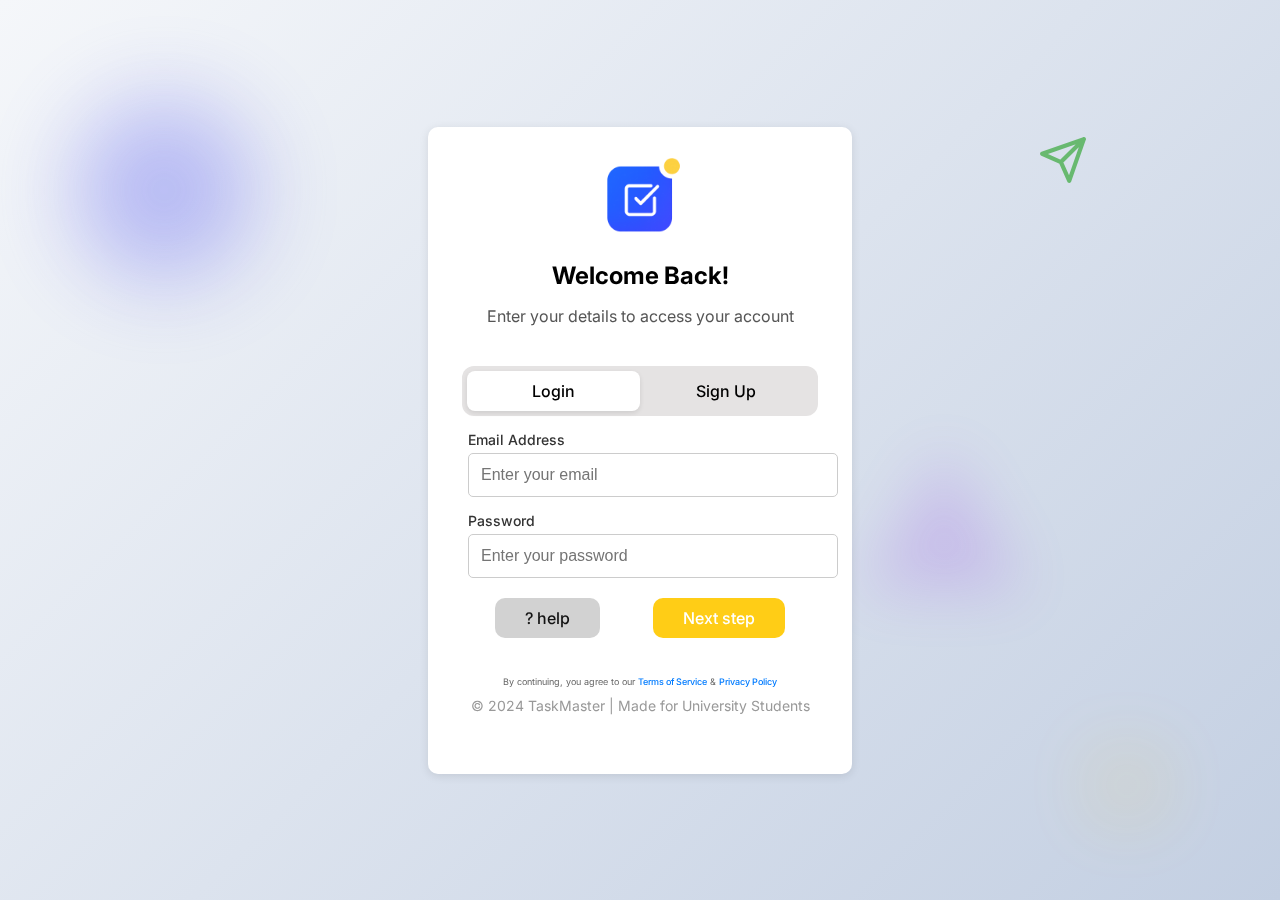
<file: index.html>
<!DOCTYPE html>
<html lang="en">
<head>
    <meta charset="UTF-8">
    <meta name="viewport" content="width=device-width, initial-scale=1.0">
    <title>Redirecting to login</title>
    <style>
        body {
            margin: 0;
            padding: 0;
            display: flex;
            justify-content: center;
            align-items: center;
            min-height: 100vh;
            font-family: system-ui, -apple-system, sans-serif;
            background: linear-gradient(135deg, #667eea 0%, #764ba2 100%);
            color: white;
        }
        .container {
            text-align: center;
        }
        h1 {
            font-size: 48px;
            margin-bottom: 20px;
        }
        p {
            font-size: 18px;
            margin-bottom: 30px;
        }
        .spinner {
            width: 50px;
            height: 50px;
            border: 5px solid rgba(255, 255, 255, 0.3);
            border-top-color: white;
            border-radius: 50%;
            animation: spin 1s linear infinite;
            margin: 0 auto;
        }
        @keyframes spin {
            to { transform: rotate(360deg); }
        }
    </style>
</head>
<body>
    <div class="container">
        <h1>TaskMaster</h1>
        <p>Redirecting to login...</p>
        <div class="spinner"></div>
    </div>
    
    <script>
        // Redirect to login page after 1 second
        setTimeout(function() {
            window.location.href = './login/index.html';
        }, 500);
    </script>
</body>
</html>
```
</file>
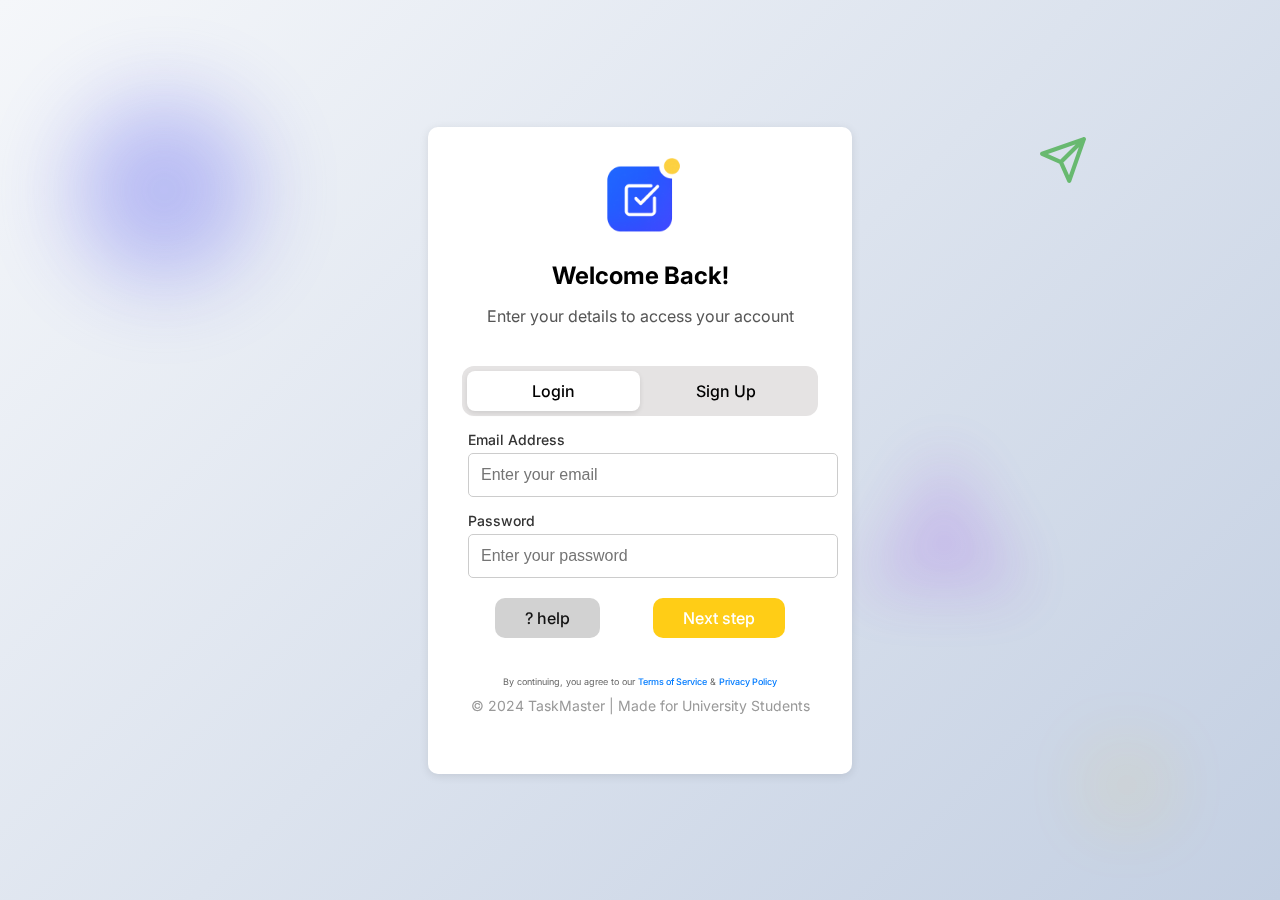
<file: login/index.html>
<!DOCTYPE html>
<html lang="en">
<head>
    <meta charset="UTF-8">
    <meta name="viewport" content="width=device-width, initial-scale=1.0">
    <title>Login</title>
    <link rel="stylesheet" href="login.css">
    <link rel="preconnect" href="https://fonts.googleapis.com">
    <link rel="preconnect" href="https://fonts.gstatic.com" crossorigin>
    <link href="https://fonts.googleapis.com/css2?family=Inter:ital,opsz,wght@0,14..32,100..900;1,14..32,100..900&display=swap" rel="stylesheet">
</head>
<body>
    <div class="background-shapes">
        <div class="shape shape-circle blue-circle"></div>
        <div class="shape shape-arrow">
            <svg width="40" height="40" viewBox="0 0 24 24" fill="none">
                <path d="M22 2L11 13M22 2L15 22L11 13M22 2L2 9L11 13" stroke="#4CAF50" stroke-width="2" stroke-linecap="round" stroke-linejoin="round"/>
            </svg>
        </div>
        <div class="shape shape-triangle"></div>
        <div class="shape shape-circle yellow-circle"></div>
    </div>
    <section class="login-container">
        <div class="first-div">
            <img src="../login/Asset/loginlogo.png" alt="login-logo" class="login-logo">
            <h1>Welcome Back!</h1>
            <p>Enter your details to access your account</p>
        </div>
        <div class="login-signup">
            <a href="#" id="login" class="login-link">Login</a> 
            <a href="../signup/signup.html" id="signin" class="signup-link">Sign Up</a>
        </div>
        <div class="input-section">
            <label for="email">Email Address</label>
            <input type="email" id="email" name="email" required placeholder="Enter your email">
        </div>
        <div class="input-section">
            <label for="password">Password</label>
            <input type="password" id="password" name="password" required placeholder="Enter your password">
        </div>
        <div class="help-nextstep">
            <a href="#" class="help-link">? help</a>
            <a href="#" class="next-link">Next step</a>
        </div>
        <footer class="footer">
    <span class="terms-services">
        By continuing, you agree to our 
        <a href="#">Terms of Service</a> & 
        <a href="#">Privacy Policy</a>
    </span>
    <p class="copyright">© 2024 TaskMaster | Made for University Students</p>
</footer>
    </section>
    <script src="../login/login.js"></script>
</body>
</html>
</file>
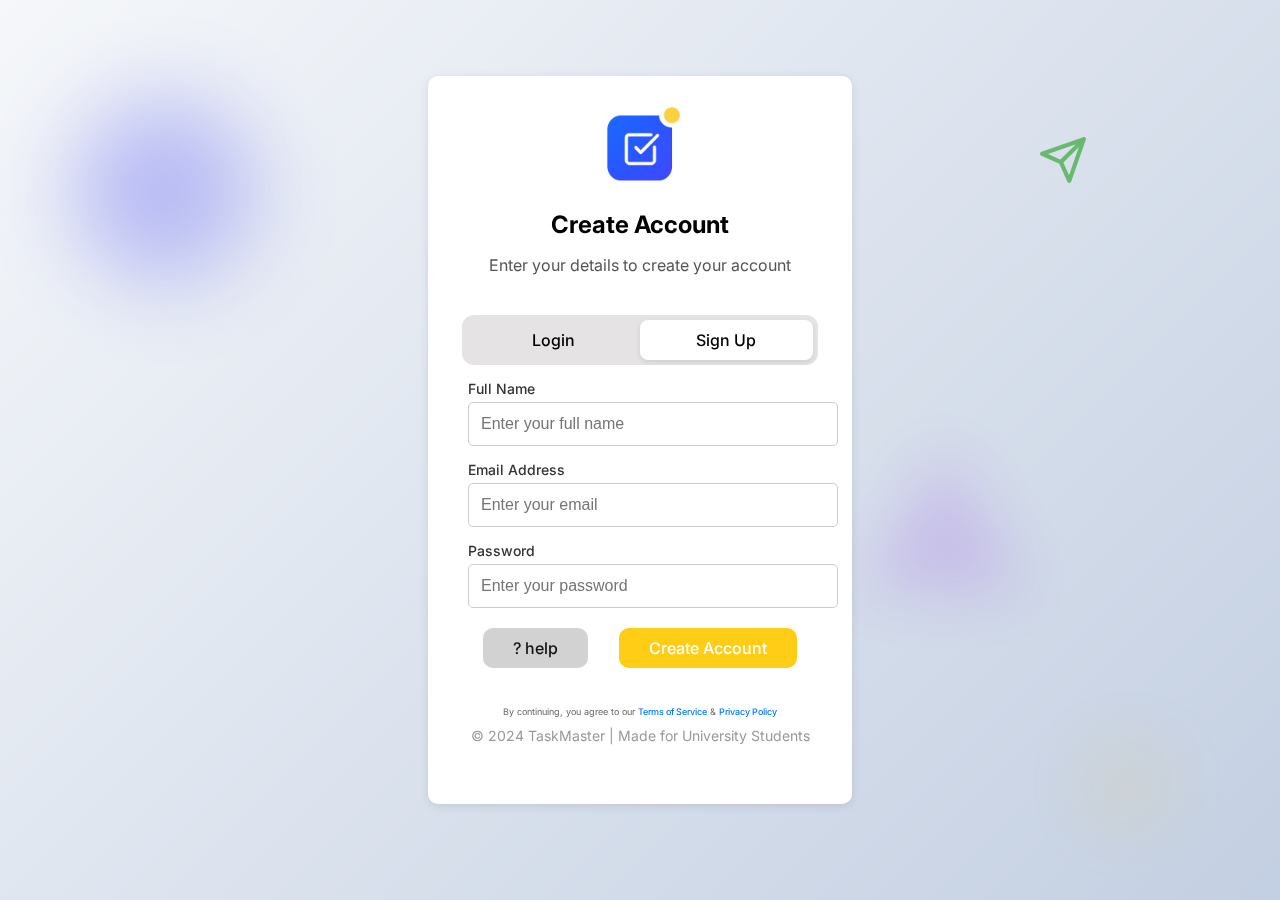
<file: signup/signup.html>
<!DOCTYPE html>
<html lang="en">
<head>
    <meta charset="UTF-8">
    <meta name="viewport" content="width=device-width, initial-scale=1.0">
    <title>Sign Up</title>
    <link rel="stylesheet" href="signup.css">
    <link rel="preconnect" href="https://fonts.googleapis.com">
    <link rel="preconnect" href="https://fonts.gstatic.com" crossorigin>
    <link href="https://fonts.googleapis.com/css2?family=Inter:ital,opsz,wght@0,14..32,100..900;1,14..32,100..900&display=swap" rel="stylesheet">
</head>
<body>
    <!-- Background animations -->
    <div class="background-shapes">
        <div class="shape shape-circle blue-circle"></div>
        <div class="shape shape-arrow">
            <svg width="40" height="40" viewBox="0 0 24 24" fill="none">
                <path d="M22 2L11 13M22 2L15 22L11 13M22 2L2 9L11 13" stroke="#4CAF50" stroke-width="2" stroke-linecap="round" stroke-linejoin="round"/>
            </svg>
        </div>
        <div class="shape shape-triangle"></div>
        <div class="shape shape-circle yellow-circle"></div>
    </div>
    <section class="login-container">
        <div class="first-div">
            <img src="../login/Asset/loginlogo.png" alt="login-logo" class="login-logo">
            <h1>Create Account</h1>
            <p>Enter your details to create your account</p>
        </div>
        <div class="login-signup">
            <a href="../login/index.html" id="login" class="login-link">Login</a> 
            <a href="#" id="signin" class="signup-link active">Sign Up</a>
        </div>
        <div class="input-section">
            <label for="fullname">Full Name</label>
            <input type="text" id="fullname" name="fullname" required placeholder="Enter your full name">
        </div>
        <div class="input-section">
            <label for="email">Email Address</label>
            <input type="email" id="email" name="email" required placeholder="Enter your email">
        </div>
        <div class="input-section">
            <label for="password">Password</label>
            <input type="password" id="password" name="password" required placeholder="Enter your password">
        </div>
        <div class="help-nextstep">
            <a href="#" class="help-link">? help</a>
            <a href="#" class="next-link">Create Account</a>
        </div>
        <footer class="footer">
            <span class="terms-services">
                By continuing, you agree to our 
                <a href="#">Terms of Service</a> & 
                <a href="#">Privacy Policy</a>
            </span>
            <p class="copyright">© 2024 TaskMaster | Made for University Students</p>
        </footer>
    </section>
    <script src="signup.js"></script>
</body>
</html>
</file>
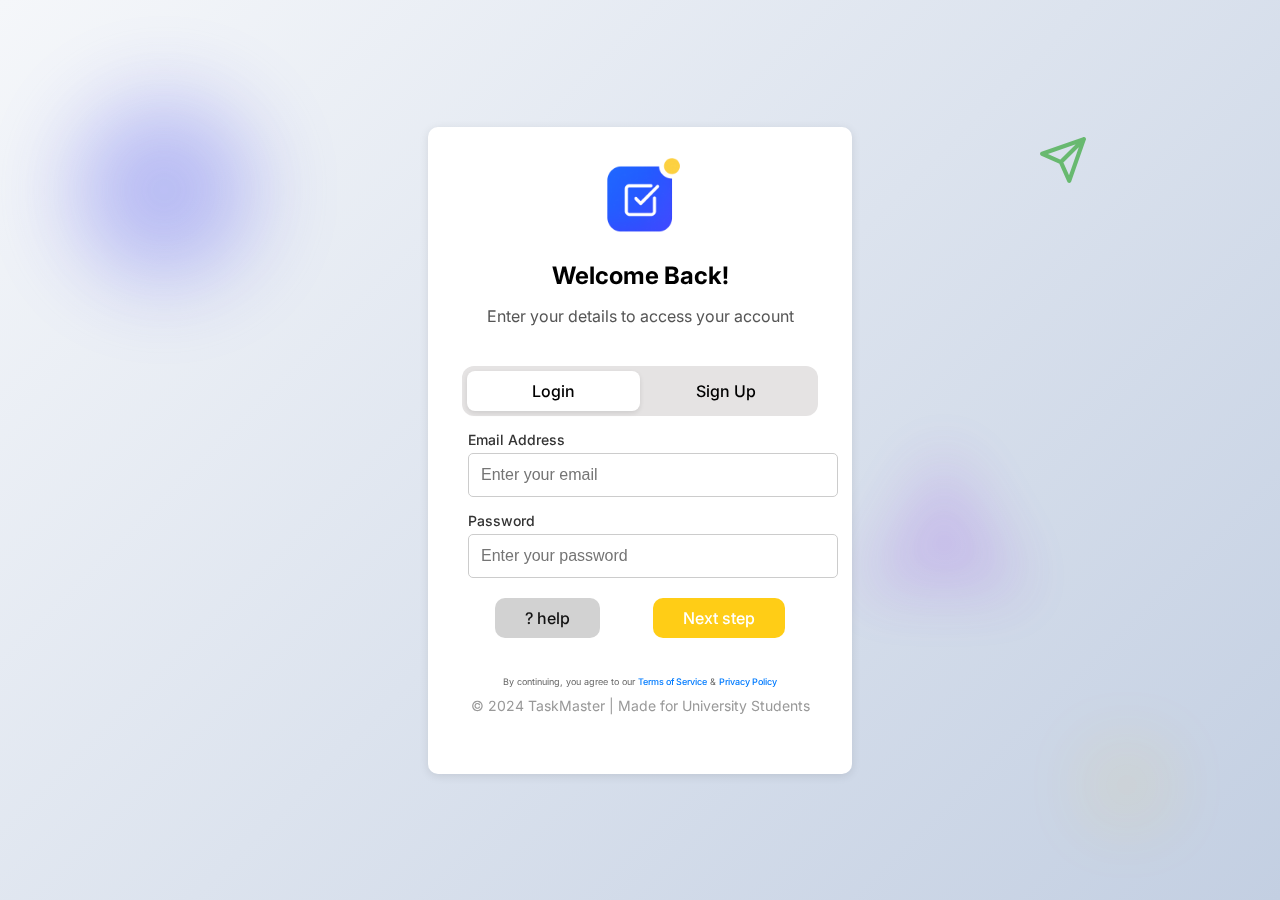
<file: Taskmanager/dashboard.html>
<!DOCTYPE html>
<html lang="en">
<head>
  <meta charset="UTF-8" />
  <meta name="viewport" content="width=device-width, initial-scale=1.0" />
  <title>TaskMaster Dashboard</title>
  <link rel="stylesheet" href="dashboard.css" />
</head>
<body>
  <div class="dashboard-layout">

    <aside id="sidebar" class="sidebar">
      
      <div class="sidebar-header">
        <div class="logo-box">
          <img
            src="./images/taskImage.png"
            alt="logo"
            class="logo-image"
          />
        </div>
        <div class="logo-text">
          <h1>TaskMaster</h1>
        </div>

        <button class="collapse-btn" aria-label="Toggle sidebar">
          <span class="collapse-icon"></span>
        </button>
      </div>

      <!-- User section -->
      <div class="sidebar-profile">
        <div class="avatar">E</div>
        <div class="user-info">
          <div class="user-name">eni</div>
          <div class="user-email">enh@gmail.com</div>
        </div>
      </div>

      <nav class="sidebar-nav">
        <a class="nav-item active" href="javascript:void(0);" onclick="loadContent('dashboard')">
          <div class="nav-icon">
            <img src="./images/icon-grid-active.svg" alt="Dashboard" />
          </div>
          <span class="nav-text">Dashboard</span>
        </a>

        <a class="nav-item" href="javascript:void(0);" onclick="loadContent('tasks')">
          <div class="nav-icon">
            <img src="./images/icon-check.svg" alt="Tasks"/>
          </div>
          <span class="nav-text">Tasks</span>
        </a>

        <a class="nav-item" href="javascript:void(0);" onclick="loadContent('community')">
          <div class="nav-icon">
            <img src="./images/icon-users.svg" alt="Community" />
          </div>
          <span class="nav-text">Community</span>
        </a>

        <a class="nav-item" href="javascript:void(0);" onclick="loadContent('expenses')">
          <div class="nav-icon">
            <img src="./images/icon-dollar (1).svg" alt="Expenses" />
          </div>
          <span class="nav-text">Expenses</span>
        </a>

        <a class="nav-item" href="javascript:void(0);" onclick="loadContent('notes')">
          <div class="nav-icon">
            <img src="./images/icon-document.svg" alt="Notes" />
          </div>
          <span class="nav-text">Notes</span>
        </a>

        <a class="nav-item" href="javascript:void(0);" onclick="loadContent('settings')">
          <div class="nav-icon">
            <img src="./images/icon-settings.svg" alt="Settings" />
          </div>
          <span class="nav-text">Settings</span>
        </a>
      </nav>

      <button class="logout-btn">
        <div class="logout-icon"></div>
        <span class="logout-text">Logout</span>
      </button>
    </aside>

    <main id="main">
      <section id="dashboard" class="content-section active">
      
        <header class="main-header">
          <h2 class="greeting-title">Good evening, eni!</h2>
          <p class="greeting-subtitle">
            Here's what's happening with your productivity today
          </p>
        </header>

        
        <section class="stats-grid">
        
          <article class="stat-card">
            <div class="stat-card-header">
              <h3 class="stat-title">Active Tasks</h3>
              <div class="stat-icon stat-icon-blue">
                <svg width="24" height="24" viewBox="0 0 24 24" fill="none" xmlns="http://www.w3.org/2000/svg">
                  <path d="M9 11L12 14L22 4" stroke="currentColor" stroke-width="2" stroke-linecap="round" stroke-linejoin="round"/>
                  <path d="M21 12V19C21 19.5304 20.7893 20.0391 20.4142 20.4142C20.0391 20.7893 19.5304 21 19 21H5C4.46957 21 3.96086 20.7893 3.58579 20.4142C3.21071 20.0391 3 19.5304 3 19V5C3 4.46957 3.21071 3.96086 3.58579 3.58579C3.96086 3.21071 4.46957 3 5 3H16" stroke="currentColor" stroke-width="2" stroke-linecap="round" stroke-linejoin="round"/>
                </svg>
              </div>
            </div>
            <div class="stat-card-body">
              <p class="stat-value" id="active-tasks-count">0</p>
              <p class="stat-caption">0 completed</p>
            </div>
          </article>

          
          <article class="stat-card">
            <div class="stat-card-header">
              <h3 class="stat-title">Total Expenses</h3>
              <div class="stat-icon stat-icon-cyan">
                <svg width="24" height="24" viewBox="0 0 24 24" fill="none" xmlns="http://www.w3.org/2000/svg">
                  <path d="M12 1V23M17 5H9.5C8.57174 5 7.6815 5.36875 7.02513 6.02513C6.36875 6.6815 6 7.57174 6 8.5C6 9.42826 6.36875 10.3185 7.02513 10.9749C7.6815 11.6313 8.57174 12 9.5 12H14.5C15.4283 12 16.3185 12.3687 16.9749 13.0251C17.6313 13.6815 18 14.5717 18 15.5C18 16.4283 17.6313 17.3185 16.9749 17.9749C16.3185 18.6313 15.4283 19 14.5 19H6" stroke="currentColor" stroke-width="2" stroke-linecap="round" stroke-linejoin="round"/>
                </svg>
              </div>
            </div>
            <div class="stat-card-body">
              <p class="stat-value" id="total-expenses-amount">$0.00</p>
              <p class="stat-caption">This period</p>
            </div>
          </article>

          
          <article class="stat-card">
            <div class="stat-card-header">
              <h3 class="stat-title">Total Notes</h3>
              <div class="stat-icon stat-icon-green">
                <svg width="24" height="24" viewBox="0 0 24 24" fill="none" xmlns="http://www.w3.org/2000/svg">
                  <path d="M14 2H6C5.46957 2 4.96086 2.21071 4.58579 2.58579C4.21071 2.96086 4 3.46957 4 4V20C4 20.5304 4.21071 21.0391 4.58579 21.4142C4.96086 21.7893 5.46957 22 6 22H18C18.5304 22 19.0391 21.7893 19.4142 21.4142C19.7893 21.0391 20 20.5304 20 20V8L14 2Z" stroke="currentColor" stroke-width="2" stroke-linecap="round" stroke-linejoin="round"/>
                  <path d="M14 2V8H20" stroke="currentColor" stroke-width="2" stroke-linecap="round" stroke-linejoin="round"/>
                </svg>
              </div>
            </div>
            <div class="stat-card-body">
              <p class="stat-value" id="total-notes-count">0</p>
              <p class="stat-caption">Saved notes</p>
            </div>
          </article>

          
          <article class="stat-card">
            <div class="stat-card-header">
              <h3 class="stat-title">Completion Rate</h3>
              <div class="stat-icon stat-icon-purple">
                <svg width="24" height="24" viewBox="0 0 24 24" fill="none" xmlns="http://www.w3.org/2000/svg">
                  <path d="M22 12H18L15 21L9 3L6 12H2" stroke="currentColor" stroke-width="2" stroke-linecap="round" stroke-linejoin="round"/>
                </svg>
              </div>
            </div>
            <div class="stat-card-body">
              <p class="stat-value" id="completion-rate">0%</p>
              <p class="stat-caption">Task completion</p>
            </div>
          </article>
        </section>

        
        <div class="dashboard-bottom-grid">
          
          <section class="recent-tasks-section">
            <div class="section-header">
              <div class="section-icon-wrapper">
                <svg width="20" height="20" viewBox="0 0 24 24" fill="none" xmlns="http://www.w3.org/2000/svg">
                  <circle cx="12" cy="12" r="10" stroke="#6366f1" stroke-width="2"/>
                  <path d="M12 6V12L16 14" stroke="#6366f1" stroke-width="2" stroke-linecap="round"/>
                </svg>
              </div>
              <h3 class="section-title">Recent Tasks</h3>
            </div>
            
            <div class="empty-state">
              <div class="empty-state-icon">
                <svg width="64" height="64" viewBox="0 0 24 24" fill="none" xmlns="http://www.w3.org/2000/svg">
                  <path d="M9 11L12 14L22 4" stroke="#d1d5db" stroke-width="2" stroke-linecap="round" stroke-linejoin="round"/>
                  <path d="M21 12V19C21 19.5304 20.7893 20.0391 20.4142 20.4142C20.0391 20.7893 19.5304 21 19 21H5C4.46957 21 3.96086 20.7893 3.58579 20.4142C3.21071 20.0391 3 19.5304 3 19V5C3 4.46957 3.21071 3.96086 3.58579 3.58579C3.96086 3.21071 4.46957 3 5 3H16" stroke="#d1d5db" stroke-width="2" stroke-linecap="round" stroke-linejoin="round"/>
                </svg>
              </div>
              <p class="empty-state-text">No tasks yet</p>
            </div>
          </section>

         
          <section class="quick-actions-section">
            <div class="section-header">
              <div class="section-icon-wrapper">
                <svg width="20" height="20" viewBox="0 0 24 24" fill="none" xmlns="http://www.w3.org/2000/svg">
                  <path d="M13 2L3 14H12L11 22L21 10H12L13 2Z" stroke="#6366f1" stroke-width="2" stroke-linecap="round" stroke-linejoin="round"/>
                </svg>
              </div>
              <h3 class="section-title">Quick Actions</h3>
            </div>

            <div class="quick-actions-list">
              
              <div class="quick-action-card">
                <div class="quick-action-icon quick-action-icon-blue">
                  <svg width="20" height="20" viewBox="0 0 24 24" fill="none" xmlns="http://www.w3.org/2000/svg">
                    <path d="M9 11L12 14L22 4" stroke="currentColor" stroke-width="2" stroke-linecap="round" stroke-linejoin="round"/>
                    <path d="M21 12V19C21 19.5304 20.7893 20.0391 20.4142 20.4142C20.0391 20.7893 19.5304 21 19 21H5C4.46957 21 3.96086 20.7893 3.58579 20.4142C3.21071 20.0391 3 19.5304 3 19V5C3 4.46957 3.21071 3.96086 3.58579 3.58579C3.96086 3.21071 4.46957 3 5 3H16" stroke="currentColor" stroke-width="2" stroke-linecap="round" stroke-linejoin="round"/>
                  </svg>
                </div>
                <div class="quick-action-content">
                  <h4 class="quick-action-title">Create New Task</h4>
                  <p class="quick-action-description">Add a task to your list</p>
                </div>
              </div>

             
              <div class="quick-action-card">
                <div class="quick-action-icon quick-action-icon-cyan">
                  <svg width="20" height="20" viewBox="0 0 24 24" fill="none" xmlns="http://www.w3.org/2000/svg">
                    <path d="M12 1V23M17 5H9.5C8.57174 5 7.6815 5.36875 7.02513 6.02513C6.36875 6.6815 6 7.57174 6 8.5C6 9.42826 6.36875 10.3185 7.02513 10.9749C7.6815 11.6313 8.57174 12 9.5 12H14.5C15.4283 12 16.3185 12.3687 16.9749 13.0251C17.6313 13.6815 18 14.5717 18 15.5C18 16.4283 17.6313 17.3185 16.9749 17.9749C16.3185 18.6313 15.4283 19 14.5 19H6" stroke="currentColor" stroke-width="2" stroke-linecap="round" stroke-linejoin="round"/>
                  </svg>
                </div>
                <div class="quick-action-content">
                  <h4 class="quick-action-title">Track Expense</h4>
                  <p class="quick-action-description">Record a new expense</p>
                </div>
              </div>

             
              <div class="quick-action-card">
                <div class="quick-action-icon quick-action-icon-green">
                  <svg width="20" height="20" viewBox="0 0 24 24" fill="none" xmlns="http://www.w3.org/2000/svg">
                    <path d="M14 2H6C5.46957 2 4.96086 2.21071 4.58579 2.58579C4.21071 2.96086 4 3.46957 4 4V20C4 20.5304 4.21071 21.0391 4.58579 21.4142C4.96086 21.7893 5.46957 22 6 22H18C18.5304 22 19.0391 21.7893 19.4142 21.4142C19.7893 21.0391 20 20.5304 20 20V8L14 2Z" stroke="currentColor" stroke-width="2" stroke-linecap="round" stroke-linejoin="round"/>
                    <path d="M14 2V8H20" stroke="currentColor" stroke-width="2" stroke-linecap="round" stroke-linejoin="round"/>
                  </svg>
                </div>
                <div class="quick-action-content">
                  <h4 class="quick-action-title">Write Note</h4>
                  <p class="quick-action-description">Capture your thoughts</p>
                </div>
              </div>
            </div>
          </section>
        </div>
      </section>

    
      <section id="tasks" class="content-section">
       
  <div class="task-management-header">
    <div class="task-header-content">
      <div class="task-header-icon">
        <svg width="32" height="32" viewBox="0 0 24 24" fill="none" xmlns="http://www.w3.org/2000/svg">
          <path d="M9 11L12 14L22 4" stroke="white" stroke-width="2" stroke-linecap="round" stroke-linejoin="round"/>
          <path d="M21 12V19C21 19.5304 20.7893 20.0391 20.4142 20.4142C20.0391 20.7893 19.5304 21 19 21H5C4.46957 21 3.96086 20.7893 3.58579 20.4142C3.21071 20.0391 3 19.5304 3 19V5C3 4.46957 3.21071 3.96086 3.58579 3.58579C3.96086 3.21071 4.46957 3 5 3H16" stroke="white" stroke-width="2" stroke-linecap="round" stroke-linejoin="round"/>
        </svg>
      </div>
      <div class="task-header-text">
        <h2 class="task-header-title">Task Management</h2>
        <p class="task-header-subtitle">Manage and track your tasks</p>
      </div>
    </div>
  </div>

 
  <div class="task-content-container">
    <div class="task-tabs">
      <button class="task-tab active" data-tab="my-tasks">
        <svg width="20" height="20" viewBox="0 0 24 24" fill="none" xmlns="http://www.w3.org/2000/svg">
          <circle cx="12" cy="12" r="10" stroke="currentColor" stroke-width="2"/>
          <path d="M9 12L11 14L15 10" stroke="currentColor" stroke-width="2" stroke-linecap="round" stroke-linejoin="round"/>
        </svg>
        <span>My Tasks</span>
      </button>
      <button class="task-tab" data-tab="ai-summary">
        <svg width="20" height="20" viewBox="0 0 24 24" fill="none" xmlns="http://www.w3.org/2000/svg">
          <path d="M3 3V21H21" stroke="currentColor" stroke-width="2" stroke-linecap="round" stroke-linejoin="round"/>
          <path d="M7 16L12 11L16 15L21 10" stroke="currentColor" stroke-width="2" stroke-linecap="round" stroke-linejoin="round"/>
        </svg>
        <span>AI Summary</span>
      </button>
    </div>

    
    <div class="task-stats-row">
      <div class="task-stats">
        <div class="task-stat-item">
          <p class="task-stat-value" id="active-tasks-value">0</p>
          <p class="task-stat-label">Active tasks</p>
        </div>
        <div class="task-stat-divider"></div>
        <div class="task-stat-item">
          <p class="task-stat-value task-stat-completed" id="completed-tasks-value">0</p>
          <p class="task-stat-label">Completed</p>
        </div>
      </div>
      <button class="add-task-btn" id="addTaskBtn">
        <svg width="20" height="20" viewBox="0 0 24 24" fill="none" xmlns="http://www.w3.org/2000/svg">
          <path d="M12 5V19M5 12H19" stroke="white" stroke-width="2" stroke-linecap="round" stroke-linejoin="round"/>
        </svg>
        <span>Add Task</span>
      </button>
    </div>

   
    <div class="task-list-container" id="taskListContainer">
      <!-- Empty State -->
      <div class="task-empty-state" id="taskEmptyState">
        <div class="task-empty-icon">
          <svg width="80" height="80" viewBox="0 0 24 24" fill="none" xmlns="http://www.w3.org/2000/svg">
            <circle cx="12" cy="12" r="10" stroke="#a5b4fc" stroke-width="1.5"/>
            <path d="M9 12L11 14L15 10" stroke="#a5b4fc" stroke-width="1.5" stroke-linecap="round" stroke-linejoin="round"/>
          </svg>
        </div>
        <p class="task-empty-title">No tasks yet</p>
        <p class="task-empty-subtitle">Click "Add Task" to create your first task</p>
      </div>

    
      <div class="task-list" id="taskList">
       
      </div>
    </div>
  </div>


  <div class="task-modal" id="taskModal">
    <div class="task-modal-overlay" id="taskModalOverlay"></div>
    <div class="task-modal-content">
      <div class="task-modal-header">
        <h3>Create New Task</h3>
        <button class="task-modal-close" id="closeModalBtn">
          <svg width="24" height="24" viewBox="0 0 24 24" fill="none" xmlns="http://www.w3.org/2000/svg">
            <path d="M18 6L6 18M6 6L18 18" stroke="currentColor" stroke-width="2" stroke-linecap="round" stroke-linejoin="round"/>
          </svg>
        </button>
      </div>
      <form class="task-form" id="taskForm">
        <div class="form-group">
          <label for="taskTitle">Task Title</label>
          <input type="text" id="taskTitle" placeholder="Enter task title" required />
        </div>
        <div class="form-group">
          <label for="taskDescription">Description (Optional)</label>
          <textarea id="taskDescription" placeholder="Enter task description" rows="3"></textarea>
        </div>
        <div class="form-row">
          <div class="form-group">
            <label for="taskPriority">Priority</label>
            <select id="taskPriority">
              <option value="low">Low</option>
              <option value="medium" selected>Medium</option>
              <option value="high">High</option>
            </select>
          </div>
          <div class="form-group">
            <label for="taskDueDate">Due Date (Optional)</label>
            <input type="date" id="taskDueDate" />
          </div>
        </div>
        <div class="form-actions">
          <button type="button" class="btn-secondary" id="cancelTaskBtn">Cancel</button>
          <button type="submit" class="btn-primary">Create Task</button>
        </div>
      </form>
    </div>
  </div>
      </section>

      <section id="community" class="content-section">
        <h2>Community Section</h2>
        
      </section>

      <section id="expenses" class="content-section">
        <h2>Expenses Section</h2>
        <p>Expenses content will go here...</p>
      </section>

      <section id="notes" class="content-section">
        <h2>Notes Section</h2>
        <p></p>
      </section>

      <section id="settings" class="content-section">
        <h2>Settings Section</h2>
        <p></p>
      </section>
    </main>
  </div>

  <script src="dashboard.js"></script>
</body>
</html>
</file>
<file: login/login.css>
body {
    display: flex;
    font-family: "Inter", sans-serif;
    justify-content: center;
    align-items: center;
    min-height: 100vh;
    margin: 0;
}

.login-container {
    margin-top: 40px;
    margin-bottom: 40px;
    width: 30%;
    max-width: 450px;
    padding: 20px;
    background-color: #fff;
    border-radius: 10px;
    box-shadow: 0 2px 10px rgba(0, 0, 0, 0.1);
}


.first-div {
    text-align: center;
    margin-bottom: 20px;
}

.login-logo {
    width: 100px;
    margin-bottom: 5px;
}

h1 {
    font-size: 24px;
    margin: 5px;
    padding-top: 0;
}

p {
    font-size: 16px;
    color: #555;
    padding-bottom: 20px;
}

.login-signup {
    display: flex;
    justify-content: space-around;
    margin-bottom: 15px;
    border-radius: 12px;
    background-color: #e5e3e3;
    width: 90%;
    margin-left: auto;      
    margin-right: auto;     
    padding: 5px;         
}

.login-link, .signup-link {
    text-decoration: none;
    padding: 10px 20px;
    color: black;
    border-radius: 8px;                    
    background-color: transparent;          
    flex: 1;                              
    text-align: center;                    
    transition: all 0.3s ease;            
    font-weight: 500;                      
}
.login-link.active, .signup-link.active {
    background-color: #fff;
    box-shadow: 0px 2px 5px rgba(0, 0, 0, 0.1);
}

.input-section {
    margin-bottom: 15px;
    padding: 0 20px;        
}

.input-section label {
    font-size: 14px;
    color: #333;
    display: block;         
    margin-bottom: 5px;     
    font-weight: 500;       
}

.input-section input {
    width: 100%;            
    padding: 12px;          
    border: 1px solid #ccc;
    border-radius: 5px;
    font-size: 16px;
    transition: border-color 0.3s ease;  
}

.input-section input:focus {
    outline: none;
    border-color: #007bff;
}

.help-nextstep {
    display: flex;
    justify-content: space-around;   
    padding: 0 20px;                
    margin-top: 20px;                 
    
}

.help-link, .next-link {
    text-decoration: none;
    color: rgb(19, 19, 19);
    padding: 10px 30px;
    border-radius: 10px;
    transition: all 0.3s ease;        
    font-weight: 500;                
}

.help-link {
    background-color: rgb(210, 210, 210);
}

.help-link:hover {                   
    background-color: rgb(190, 190, 190);
}

.next-link {
    background-color: rgba(255, 200, 0, 0.913);
    color: white;
}

.footer {
    text-align: center;
    padding: 20px;
    margin-top: 18px;
}

.terms-services {
    font-size: 9px;
    color: #666;
    display: block;
    margin-bottom: 10px;
}

.terms-services a {
    color: #007bff;
    text-decoration: none;
    font-weight: 500;
}

.terms-services a:hover {
    text-decoration: underline;
}

.copyright {
    font-size: 14px;
    color: #999;
    margin: 0;
}

/* .next-link:hover {
    background-color: yellow;
} */


.background-shapes {
    position: fixed;
    top: 0;
    left: 0;
    width: 100%;
    height: 100%;
    z-index: -1;
    overflow: hidden;
    pointer-events: none;
}

.shape {
    position: absolute;
    filter: blur(40px);
    opacity: 0.6;
}

/* Blue circle - top left */
.blue-circle {
    width: 200px;
    height: 200px;
    background: radial-gradient(circle, rgba(99, 102, 241, 0.8), rgba(99, 102, 241, 0.2));
    border-radius: 50%;
    top: 10%;
    left: 5%;
    animation: pulse 4s ease-in-out infinite;
}

/* Yellow circle - bottom right */
.yellow-circle {
    width: 50px;
    height: 50px;
    background: radial-gradient(circle, rgba(255, 193, 7, 0.8), rgba(255, 193, 7, 0.2));
    border-radius: 50%;
    bottom: 10%;
    right: 10%;
    animation: pulse 3s ease-in-out infinite;
    animation-delay: 1s;
}

/* Green arrow - top right */
.shape-arrow {
    top: 15%;
    right: 15%;
    filter: none;
    opacity: 0.8;
    animation: floatUpDown 3s ease-in-out infinite;
}

.shape-arrow svg {
    width: 50px;
    height: 50px;
}

/* Purple triangle - right middle */
.shape-triangle {
    width: 0;
    height: 0;
    border-left: 80px solid transparent;
    border-right: 80px solid transparent;
    border-bottom: 140px solid rgba(147, 51, 234, 0.3);
    filter: blur(30px);
    top: 50%;
    right: 20%;
    animation: pulse 5s ease-in-out infinite;
    animation-delay: 2s;
}

/* Animations */
@keyframes pulse {
    0%, 100% {
        opacity: 0.6;
        transform: scale(1);
    }
    50% {
        opacity: 0.3;
        transform: scale(1.1);
    }
}

@keyframes floatUpDown {
    0%, 100% {
        transform: translateY(0px);
    }
    50% {
        transform: translateY(-20px);
    }
}

/* Make sure body has a light background */
body {
    background: linear-gradient(135deg, #f5f7fa 0%, #c3cfe2 100%);
    position: relative;
}




@media (max-width: 760px) {
    .login-container {        
        width: 90%;
    }
    
    .login-signup {
        width: 90%;
    }
}
</file>
<file: signup/signup.css>
body {
    display: flex;
    font-family: "Inter", sans-serif;
    justify-content: center;
    align-items: center;
    min-height: 100vh;
    margin: 0;
}

.login-container {
    margin-top: 20px;
    margin-bottom: 40px;
    width: 30%;
    max-width: 450px;
    padding: 20px;
    background-color: #fff;
    border-radius: 10px;
    box-shadow: 0 2px 10px rgba(0, 0, 0, 0.1);
}

.first-div {
    text-align: center;
    margin-bottom: 20px;
}

.login-logo {
    width: 100px;
    margin-bottom: 5px;
}

h1 {
    font-size: 24px;
    margin: 5px;
    padding-top: 0;
}

p {
    font-size: 16px;
    color: #555;
    padding-bottom: 20px;
}

.login-signup {
    display: flex;
    justify-content: space-around;
    margin-bottom: 15px;
    border-radius: 12px;
    background-color: #e5e3e3;
    width: 90%;
    margin-left: auto;      
    margin-right: auto;     
    padding: 5px;         
}

.login-link, .signup-link {
    text-decoration: none;
    padding: 10px 20px;
    color: black;
    border-radius: 8px;                    
    background-color: transparent;          
    flex: 1;                              
    text-align: center;                    
    transition: all 0.3s ease;            
    font-weight: 500;                      
}

.login-link.active, .signup-link.active {
    background-color: #fff;
    box-shadow: 0px 2px 5px rgba(0, 0, 0, 0.1);
}

.input-section {
    margin-bottom: 15px;
    padding: 0 20px;        
}

.input-section label {
    font-size: 14px;
    color: #333;
    display: block;         
    margin-bottom: 5px;     
    font-weight: 500;       
}

.input-section input {
    width: 100%;            
    padding: 12px;          
    border: 1px solid #ccc;
    border-radius: 5px;
    font-size: 16px;
    transition: border-color 0.3s ease;  
}

.input-section input:focus {
    outline: none;
    border-color: #007bff;
}

.help-nextstep {
    display: flex;
    justify-content: space-around;   
    padding: 0 20px;                
    margin-top: 20px;                 
}

.help-link, .next-link {
    text-decoration: none;
    color: rgb(19, 19, 19);
    padding: 10px 30px;
    border-radius: 10px;
    transition: all 0.3s ease;        
    font-weight: 500;                
}

.help-link {
    background-color: rgb(210, 210, 210);
}

.help-link:hover {                   
    background-color: rgb(190, 190, 190);
}

.next-link {
    background-color: rgba(255, 200, 0, 0.913);
    color: white;
}

.footer {
    text-align: center;
    padding: 20px;
    margin-top: 18px;
}

.terms-services {
    font-size: 9px;
    color: #666;
    display: block;
    margin-bottom: 10px;
}

.terms-services a {
    color: #007bff;
    text-decoration: none;
    font-weight: 500;
}

.terms-services a:hover {
    text-decoration: underline;
}

.copyright {
    font-size: 14px;
    color: #999;
    margin: 0;
}


.background-shapes {
    position: fixed;
    top: 0;
    left: 0;
    width: 100%;
    height: 100%;
    z-index: -1;
    overflow: hidden;
    pointer-events: none;
}

.shape {
    position: absolute;
    filter: blur(40px);
    opacity: 0.6;
}


.blue-circle {
    width: 200px;
    height: 200px;
    background: radial-gradient(circle, rgba(99, 102, 241, 0.8), rgba(99, 102, 241, 0.2));
    border-radius: 50%;
    top: 10%;
    left: 5%;
    animation: pulse 4s ease-in-out infinite;
}


.yellow-circle {
    width: 50px;
    height: 50px;
    background: radial-gradient(circle, rgba(255, 193, 7, 0.8), rgba(255, 193, 7, 0.2));
    border-radius: 50%;
    bottom: 10%;
    right: 10%;
    animation: pulse 3s ease-in-out infinite;
    animation-delay: 1s;
}


.shape-arrow {
    top: 15%;
    right: 15%;
    filter: none;
    opacity: 0.8;
    animation: floatUpDown 3s ease-in-out infinite;
}

.shape-arrow svg {
    width: 50px;
    height: 50px;
}


.shape-triangle {
    width: 0;
    height: 0;
    border-left: 80px solid transparent;
    border-right: 80px solid transparent;
    border-bottom: 140px solid rgba(147, 51, 234, 0.3);
    filter: blur(30px);
    top: 50%;
    right: 20%;
    animation: pulse 5s ease-in-out infinite;
    animation-delay: 2s;
}


@keyframes pulse {
    0%, 100% {
        opacity: 0.6;
        transform: scale(1);
    }
    50% {
        opacity: 0.3;
        transform: scale(1.1);
    }
}

@keyframes floatUpDown {
    0%, 100% {
        transform: translateY(0px);
    }
    50% {
        transform: translateY(-20px);
    }
}

body {
    background: linear-gradient(135deg, #f5f7fa 0%, #c3cfe2 100%);
    position: relative;
}




@media (max-width: 760px) {
    .login-container {        
        width: 90%;
    }
    
    .login-signup {
        width: 90%;
    }
}
</file>
<file: Taskmanager/dashboard.css>
* {
  margin: 0;
  padding: 0;
  box-sizing: border-box;
}


.content-section {
  display: none;
}


.content-section.active {
  display: block;
}

body {
  font-family: system-ui, -apple-system, BlinkMacSystemFont, "Segoe UI", sans-serif;
  background-color: #f5f5f9;
}

.dashboard-layout {
  display: grid;
  grid-template-columns: auto 1fr;
  min-height: 100vh;
}


.sidebar {
  background-color: #ffffff;
  border-right: 1px solid #e5e7eb;
  padding: 20px 16px;
  display: flex;
  flex-direction: column;
  height: 100vh;
}


.sidebar-header {
  display: flex;
  align-items: center;
  gap: 12px;
  margin-bottom: 24px;
}

.logo-box {
  width: 40px;
  height: 40px;
  border-radius: 12px;
  display: flex;
  justify-content: center;
  align-items: center;
}

.logo-image {
  width: 50x;
  height: 50px;
  border-radius: 8px;
  object-fit: cover;
}

.logo-text h1 {
  font-size: 18px;
  font-weight: 700;
  color: #111827;
}

.collapse-btn {
  margin-left: auto;
  border: none;
  background: transparent;
  cursor: pointer;
  padding: 4px;
}

.collapse-icon {
  width: 16px;
  height: 16px;
  border-radius: 999px;
  border: 2px solid #9ca3af;
}


.sidebar-profile {
  display: flex;
  align-items: center;
  gap: 12px;
  padding: 16px 0;
  border-bottom: 1px solid #e5e7eb;
  margin-bottom: 16px;
}

.avatar {
  width: 44px;
  height: 44px;
  border-radius: 999px;
  background-color: #4f46e5;
  color: #ffffff;
  display: flex;
  align-items: center;
  justify-content: center;
  font-weight: 600;
}

.user-info {
  display: flex;
  flex-direction: column;
}

.user-name {
  font-size: 15px;
  font-weight: 600;
  color: #111827;
}

.user-email {
  font-size: 13px;
  color: #6b7280;
}


.sidebar-nav {
  display: flex;
  flex-direction: column;
  gap: 4px;
  margin-top: 12px;
}

.nav-item {
  display: flex;
  align-items: center;
  gap: 10px;
  padding: 10px 12px;
  border-radius: 10px;
  cursor: pointer;
  border: none;
  background: transparent;
  text-decoration: none;
  color: #111827;
  font-size: 14px;
  text-align: left;
}

.nav-icon {
  width: 28px;
  height: 28px;
  border-radius: 8px;
  display: flex;
  align-items: center;
  justify-content: center;
  overflow: hidden;
}

.nav-icon img {
  width: 90%;
  height: 90%;
  object-fit: contain;
}


.nav-item.active {
  background-color: #eef0ff;
  color: #4f46e5;
}


.logout-btn {
  margin-top: auto;
  border: none;
  background: transparent;
  display: flex;
  align-items: center;
  gap: 10px;
  padding-top: 16px;
  border-top: 1px solid #e5e7eb;
  cursor: pointer;
  color: #dc2626;
  font-size: 14px;
}

.logout-icon {
  width: 20px;
  height: 20px;
  border-radius: 6px;
  border: 1px solid #dc2626;
}


#main {
  padding: 32px 32px 40px;
  background-color: #f5f5f9;
}


.main-header {
  margin-bottom: 24px;
}

.greeting-title {
  font-size: 32px;
  font-weight: 800;
  color: #111827;
  margin-bottom: 4px;
}

.greeting-subtitle {
  font-size: 15px;
  color: #6b7280;
}

.stats-grid {
  display: grid;
  grid-template-columns: repeat(4, minmax(0, 1fr));
  gap: 20px;
  margin-bottom: 32px;
}

.stat-card {
  background-color: #ffffff;
  border-radius: 16px;
  padding: 20px 20px 18px;
  box-shadow: 0 10px 25px rgba(15, 23, 42, 0.06);
  border: 1px solid #e5e7eb;
  display: flex;
  flex-direction: column;
  justify-content: space-between;
}


.stat-card-header {
  display: flex;
  align-items: center;
  justify-content: space-between;
  margin-bottom: 16px;
}

.stat-title {
  font-size: 14px;
  font-weight: 600;
  color: #4b5563;
}


.stat-icon {
  width: 48px;
  height: 48px;
  border-radius: 12px;
  display: flex;
  align-items: center;
  justify-content: center;
  overflow: hidden;
}

.stat-icon-blue {
  background-color: #dbeafe;
  color: #2563eb;
}

.stat-icon-cyan {
  background-color: #cffafe;
  color: #0891b2;
}

.stat-icon-green {
  background-color: #d1fae5;
  color: #059669;
}

.stat-icon-purple {
  background-color: #e9d5ff;
  color: #7c3aed;
}


.stat-img {
  width: 95%;
  height: 95%;
  object-fit: contain;
}

.stat-card-body .stat-value {
  font-size: 28px;
  font-weight: 700;
  color: #111827;
  margin-bottom: 4px;
}

.stat-caption {
  font-size: 13px;
  color: #9ca3af;
}


.dashboard-bottom-grid {
  display: grid;
  grid-template-columns: 1.5fr 1fr;
  gap: 20px;
}

.recent-tasks-section {
  background-color: #ffffff;
  border-radius: 16px;
  padding: 24px;
  box-shadow: 0 10px 25px rgba(15, 23, 42, 0.06);
  border: 1px solid #e5e7eb;
}


.quick-actions-section {
  background-color: #ffffff;
  border-radius: 16px;
  padding: 24px;
  box-shadow: 0 10px 25px rgba(15, 23, 42, 0.06);
  border: 1px solid #e5e7eb;
}


.section-header {
  display: flex;
  align-items: center;
  gap: 10px;
  margin-bottom: 20px;
}

.section-icon-wrapper {
  width: 28px;
  height: 28px;
  display: flex;
  align-items: center;
  justify-content: center;
}

.section-title {
  font-size: 16px;
  font-weight: 600;
  color: #111827;
}

/* Empty State for Recent Tasks */
.empty-state {
  display: flex;
  flex-direction: column;
  align-items: center;
  justify-content: center;
  padding: 60px 20px;
}

.empty-state-icon {
  margin-bottom: 16px;
  opacity: 0.4;
}

.empty-state-text {
  font-size: 15px;
  color: #9ca3af;
  font-weight: 500;
}

/* Quick Actions List */
.quick-actions-list {
  display: flex;
  flex-direction: column;
  gap: 12px;
}

.quick-action-card {
  display: flex;
  align-items: center;
  gap: 16px;
  padding: 16px;
  border-radius: 12px;
  background-color: #f9fafb;
  cursor: pointer;
  transition: all 0.2s ease;
}

.quick-action-card:hover {
  background-color: #f3f4f6;
  transform: translateY(-2px);
}

.quick-action-icon {
  width: 48px;
  height: 48px;
  border-radius: 12px;
  display: flex;
  align-items: center;
  justify-content: center;
  flex-shrink: 0;
}

.quick-action-icon-blue {
  background-color: #dbeafe;
  color: #2563eb;
}

.quick-action-icon-cyan {
  background-color: #cffafe;
  color: #0891b2;
}

.quick-action-icon-green {
  background-color: #d1fae5;
  color: #059669;
}

.quick-action-content {
  flex: 1;
}

.quick-action-title {
  font-size: 15px;
  font-weight: 600;
  color: #111827;
  margin-bottom: 2px;
}

.quick-action-description {
  font-size: 13px;
  color: #6b7280;
}

/* RESPONSIVE STYLES */
@media (max-width: 1200px) {
  .stats-grid {
    grid-template-columns: repeat(2, minmax(0, 1fr));
  }

  .dashboard-bottom-grid {
    grid-template-columns: 1fr;
  }
}

@media (max-width: 768px) {
  .dashboard-layout {
    grid-template-columns: 1fr;
  }

  #main {
    padding: 20px 16px 32px;
  }

  .stats-grid {
    grid-template-columns: 1fr;
  }

  .dashboard-bottom-grid {
    grid-template-columns: 1fr;
  }
}

/* SIDEBAR COLLAPSED STATE */
#sidebar.collapsed {
  width: 80px;
  padding-inline: 12px;
}

#sidebar.collapsed .logo-text,
#sidebar.collapsed .sidebar-profile .user-info,
#sidebar.collapsed .nav-text,
#sidebar.collapsed .logout-text {
  display: none;
}

#sidebar.collapsed .sidebar-profile {
  justify-content: center;
}

#sidebar.collapsed .nav-item,
#sidebar.collapsed .logout-btn {
  justify-content: center;
}


/* Task Management Header */
.task-management-header {
  background-color: #ffffff;
  border-radius: 16px;
  padding: 24px;
  margin-bottom: 24px;
  box-shadow: 0 10px 25px rgba(15, 23, 42, 0.06);
  border: 1px solid #e5e7eb;
}

.task-header-content {
  display: flex;
  align-items: center;
  gap: 16px;
}

.task-header-icon {
  width: 56px;
  height: 56px;
  background: linear-gradient(135deg, #4f46e5 0%, #6366f1 100%);
  border-radius: 14px;
  display: flex;
  align-items: center;
  justify-content: center;
  flex-shrink: 0;
}

.task-header-text {
  flex: 1;
}

.task-header-title {
  font-size: 20px;
  font-weight: 700;
  color: #111827;
  margin-bottom: 4px;
}

.task-header-subtitle {
  font-size: 14px;
  color: #6b7280;
}

/* Task Content Container */
.task-content-container {
  background-color: #ffffff;
  border-radius: 16px;
  padding: 24px;
  box-shadow: 0 10px 25px rgba(15, 23, 42, 0.06);
  border: 1px solid #e5e7eb;
}

/* Task Tabs */
.task-tabs {
  display: flex;
  gap: 8px;
  margin-bottom: 24px;
  background-color: #f3f4f6;
  padding: 6px;
  border-radius: 12px;
  width: fit-content;
}

.task-tab {
  display: flex;
  align-items: center;
  gap: 8px;
  padding: 10px 18px;
  border: none;
  background-color: transparent;
  border-radius: 8px;
  font-size: 14px;
  font-weight: 500;
  color: #6b7280;
  cursor: pointer;
  transition: all 0.2s ease;
}

.task-tab:hover {
  background-color: #e5e7eb;
}

.task-tab.active {
  background-color: #ffffff;
  color: #111827;
  box-shadow: 0 2px 4px rgba(0, 0, 0, 0.05);
}

/* Task Stats Row */
.task-stats-row {
  display: flex;
  align-items: center;
  justify-content: space-between;
  margin-bottom: 24px;
}

.task-stats {
  display: flex;
  align-items: center;
  gap: 32px;
}

.task-stat-item {
  display: flex;
  flex-direction: column;
}

.task-stat-value {
  font-size: 36px;
  font-weight: 700;
  color: #1f2937;
  line-height: 1;
  margin-bottom: 6px;
}

.task-stat-completed {
  color: #10b981;
}

.task-stat-label {
  font-size: 14px;
  color: #6b7280;
}

.task-stat-divider {
  width: 1px;
  height: 40px;
  background-color: #e5e7eb;
}

/* Add Task Button */
.add-task-btn {
  display: flex;
  align-items: center;
  gap: 8px;
  padding: 12px 24px;
  background: linear-gradient(135deg, #4f46e5 0%, #6366f1 100%);
  color: #ffffff;
  border: none;
  border-radius: 10px;
  font-size: 15px;
  font-weight: 600;
  cursor: pointer;
  transition: all 0.2s ease;
  box-shadow: 0 4px 12px rgba(79, 70, 229, 0.3);
}

.add-task-btn:hover {
  transform: translateY(-2px);
  box-shadow: 0 6px 16px rgba(79, 70, 229, 0.4);
}

.add-task-btn:active {
  transform: translateY(0);
}

/* Task List Container */
.task-list-container {
  min-height: 400px;
  border: 2px dashed #c7d2fe;
  border-radius: 12px;
  padding: 40px 24px;
}

/* Empty State */
.task-empty-state {
  display: flex;
  flex-direction: column;
  align-items: center;
  justify-content: center;
  padding: 60px 20px;
}

.task-empty-icon {
  margin-bottom: 20px;
}

.task-empty-title {
  font-size: 18px;
  font-weight: 600;
  color: #6b7280;
  margin-bottom: 8px;
}

.task-empty-subtitle {
  font-size: 14px;
  color: #9ca3af;
}

/* Task List */
.task-list {
  display: none;
  flex-direction: column;
  gap: 12px;
}

.task-list.has-tasks {
  display: flex;
}

.task-list.has-tasks ~ .task-empty-state {
  display: none;
}

/* Individual Task Item */
.task-item {
  display: flex;
  align-items: center;
  gap: 16px;
  padding: 16px;
  background-color: #ffffff;
  border: 1px solid #e5e7eb;
  border-radius: 12px;
  transition: all 0.2s ease;
}

.task-item:hover {
  border-color: #c7d2fe;
  box-shadow: 0 4px 12px rgba(79, 70, 229, 0.1);
}

.task-item.completed {
  opacity: 0.6;
}

.task-checkbox {
  width: 24px;
  height: 24px;
  border: 2px solid #d1d5db;
  border-radius: 6px;
  cursor: pointer;
  flex-shrink: 0;
  display: flex;
  align-items: center;
  justify-content: center;
  transition: all 0.2s ease;
}

.task-checkbox:hover {
  border-color: #4f46e5;
}

.task-checkbox.checked {
  background-color: #4f46e5;
  border-color: #4f46e5;
}

.task-checkbox svg {
  display: none;
}

.task-checkbox.checked svg {
  display: block;
}

.task-details {
  flex: 1;
}

.task-title {
  font-size: 15px;
  font-weight: 600;
  color: #111827;
  margin-bottom: 4px;
}

.task-item.completed .task-title {
  text-decoration: line-through;
}

.task-meta {
  display: flex;
  align-items: center;
  gap: 12px;
  font-size: 13px;
  color: #6b7280;
}

.task-priority {
  display: inline-flex;
  align-items: center;
  gap: 4px;
  padding: 2px 8px;
  border-radius: 4px;
  font-size: 12px;
  font-weight: 500;
}

.task-priority.low {
  background-color: #dbeafe;
  color: #1e40af;
}

.task-priority.medium {
  background-color: #fef3c7;
  color: #92400e;
}

.task-priority.high {
  background-color: #fee2e2;
  color: #991b1b;
}

.task-actions {
  display: flex;
  gap: 8px;
}

.task-action-btn {
  width: 32px;
  height: 32px;
  border: none;
  background-color: #f3f4f6;
  border-radius: 6px;
  display: flex;
  align-items: center;
  justify-content: center;
  cursor: pointer;
  transition: all 0.2s ease;
  color: #6b7280;
}

.task-action-btn:hover {
  background-color: #e5e7eb;
  color: #111827;
}

.task-action-btn.delete:hover {
  background-color: #fee2e2;
  color: #dc2626;
}

/* Task Modal */
.task-modal {
  display: none;
  position: fixed;
  top: 0;
  left: 0;
  width: 100%;
  height: 100%;
  z-index: 1000;
}

.task-modal.active {
  display: block;
}

.task-modal-overlay {
  position: absolute;
  top: 0;
  left: 0;
  width: 100%;
  height: 100%;
  background-color: rgba(0, 0, 0, 0.5);
  backdrop-filter: blur(4px);
}

.task-modal-content {
  position: absolute;
  top: 50%;
  left: 50%;
  transform: translate(-50%, -50%);
  width: 90%;
  max-width: 500px;
  background-color: #ffffff;
  border-radius: 16px;
  padding: 24px;
  box-shadow: 0 20px 60px rgba(0, 0, 0, 0.3);
}

.task-modal-header {
  display: flex;
  align-items: center;
  justify-content: space-between;
  margin-bottom: 24px;
}

.task-modal-header h3 {
  font-size: 20px;
  font-weight: 700;
  color: #111827;
}

.task-modal-close {
  width: 32px;
  height: 32px;
  border: none;
  background-color: #f3f4f6;
  border-radius: 6px;
  display: flex;
  align-items: center;
  justify-content: center;
  cursor: pointer;
  transition: all 0.2s ease;
  color: #6b7280;
}

.task-modal-close:hover {
  background-color: #e5e7eb;
  color: #111827;
}

/* Task Form */
.task-form {
  display: flex;
  flex-direction: column;
  gap: 16px;
}

.form-group {
  display: flex;
  flex-direction: column;
  gap: 8px;
}

.form-group label {
  font-size: 14px;
  font-weight: 600;
  color: #374151;
}

.form-group input,
.form-group textarea,
.form-group select {
  padding: 12px;
  border: 1px solid #d1d5db;
  border-radius: 8px;
  font-size: 14px;
  font-family: inherit;
  color: #111827;
  transition: all 0.2s ease;
}

.form-group input:focus,
.form-group textarea:focus,
.form-group select:focus {
  outline: none;
  border-color: #4f46e5;
  box-shadow: 0 0 0 3px rgba(79, 70, 229, 0.1);
}

.form-row {
  display: grid;
  grid-template-columns: 1fr 1fr;
  gap: 16px;
}

.form-actions {
  display: flex;
  gap: 12px;
  margin-top: 8px;
}

.btn-primary,
.btn-secondary {
  flex: 1;
  padding: 12px 24px;
  border: none;
  border-radius: 8px;
  font-size: 15px;
  font-weight: 600;
  cursor: pointer;
  transition: all 0.2s ease;
}

.btn-primary {
  background: linear-gradient(135deg, #4f46e5 0%, #6366f1 100%);
  color: #ffffff;
  box-shadow: 0 4px 12px rgba(79, 70, 229, 0.3);
}

.btn-primary:hover {
  transform: translateY(-2px);
  box-shadow: 0 6px 16px rgba(79, 70, 229, 0.4);
}

.btn-secondary {
  background-color: #f3f4f6;
  color: #374151;
}

.btn-secondary:hover {
  background-color: #e5e7eb;
}


@media (max-width: 768px) {
  .task-stats-row {
    flex-direction: column;
    align-items: flex-start;
    gap: 20px;
  }

  .add-task-btn {
    width: 100%;
    justify-content: center;
  }

  .form-row {
    grid-template-columns: 1fr;
  }
}
</file>
